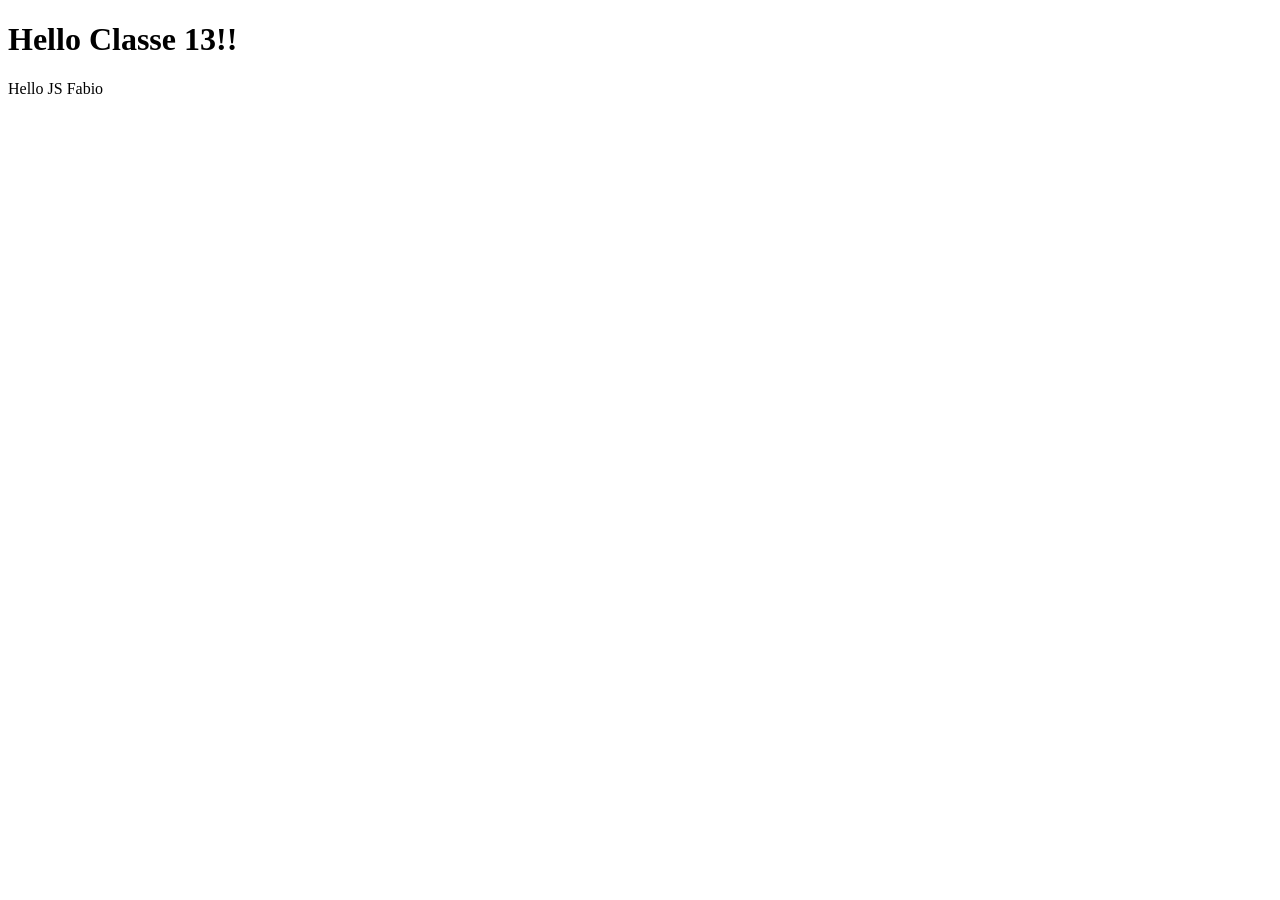
<file: 01_intro/index.html>
<!DOCTYPE html>
<html lang="en">

<head>
  <meta charset="UTF-8">
  <meta name="viewport" content="width=device-width, initial-scale=1.0">
  <title>Fab io</title>
</head>

<body>


  <h1 id="title">Hello ES6</h1>



  <script>
    // This is a comment

  </script>


<script src="./main.js"></script>

</body>

</html>
</file>
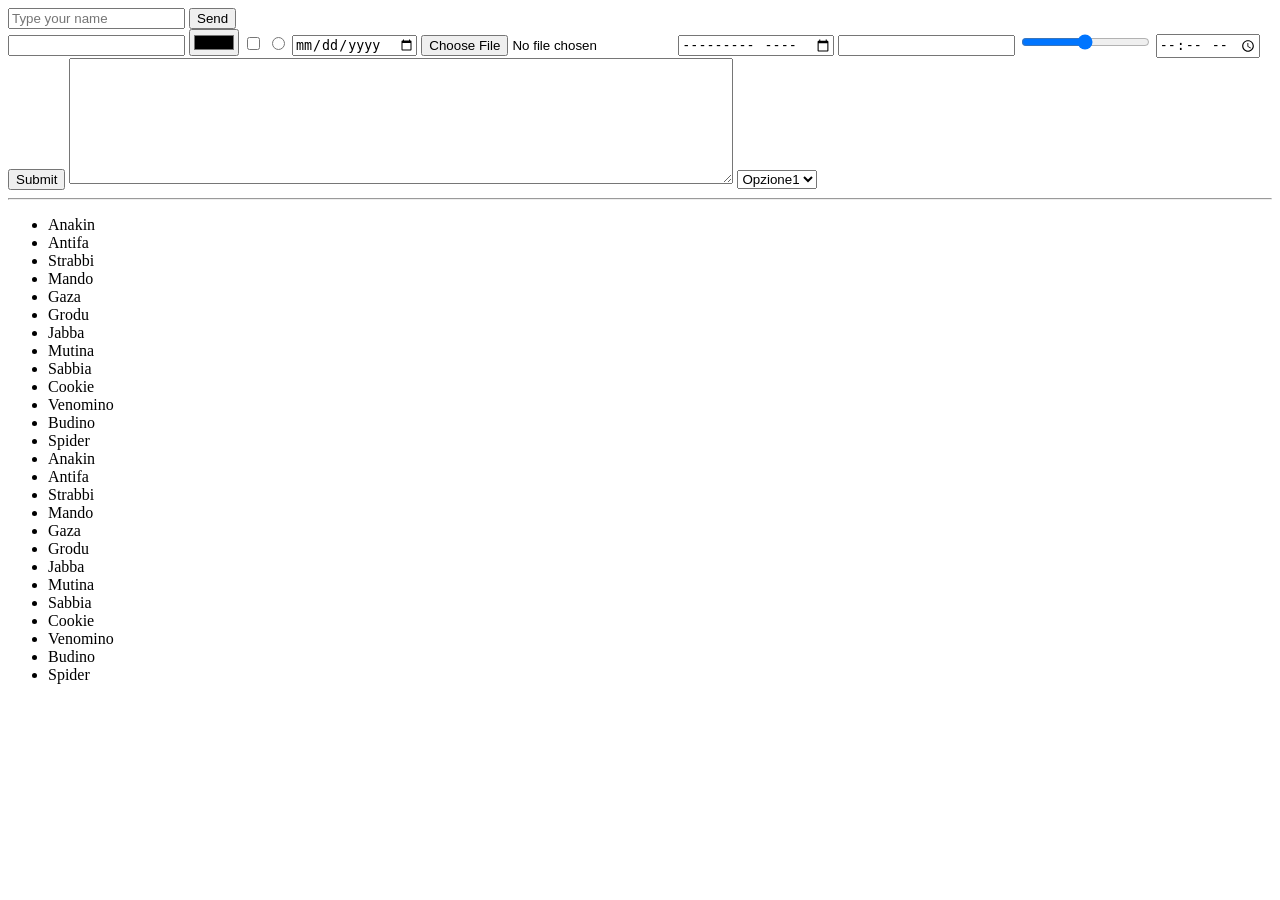
<file: 08_dom_2/index.html>
<!DOCTYPE html>
<html lang="en">

<head>
  <meta charset="UTF-8">
  <meta name="viewport" content="width=device-width, initial-scale=1.0">
  <title>DOM 2</title>
</head>

<body>

  <!-- <input type="tipo"> -->
  
  <form>
    <input type="text" id="name" placeholder="Type your name" required>
    <button type="submit">Send</button>
  </form>


  <input type="number">
  <input type="color">
  <input type="checkbox">
  <input type="radio">
  <input type="date">
  <input type="file">
  <input type="month">
  <input type="password">
  <input type="range">
  <input type="time">
  <input type="submit">


  <textarea name="name" rows="8" cols="80">
  </textarea>



  <select name="scelta">
    <option value="opt1">Opzione1</option>
    <option value="opt2">Opzione2</option>
  </select>





  <hr>
  <ul class="cats"></ul>
  <script src="./main.js"></script>
</body>

</html>
</file>
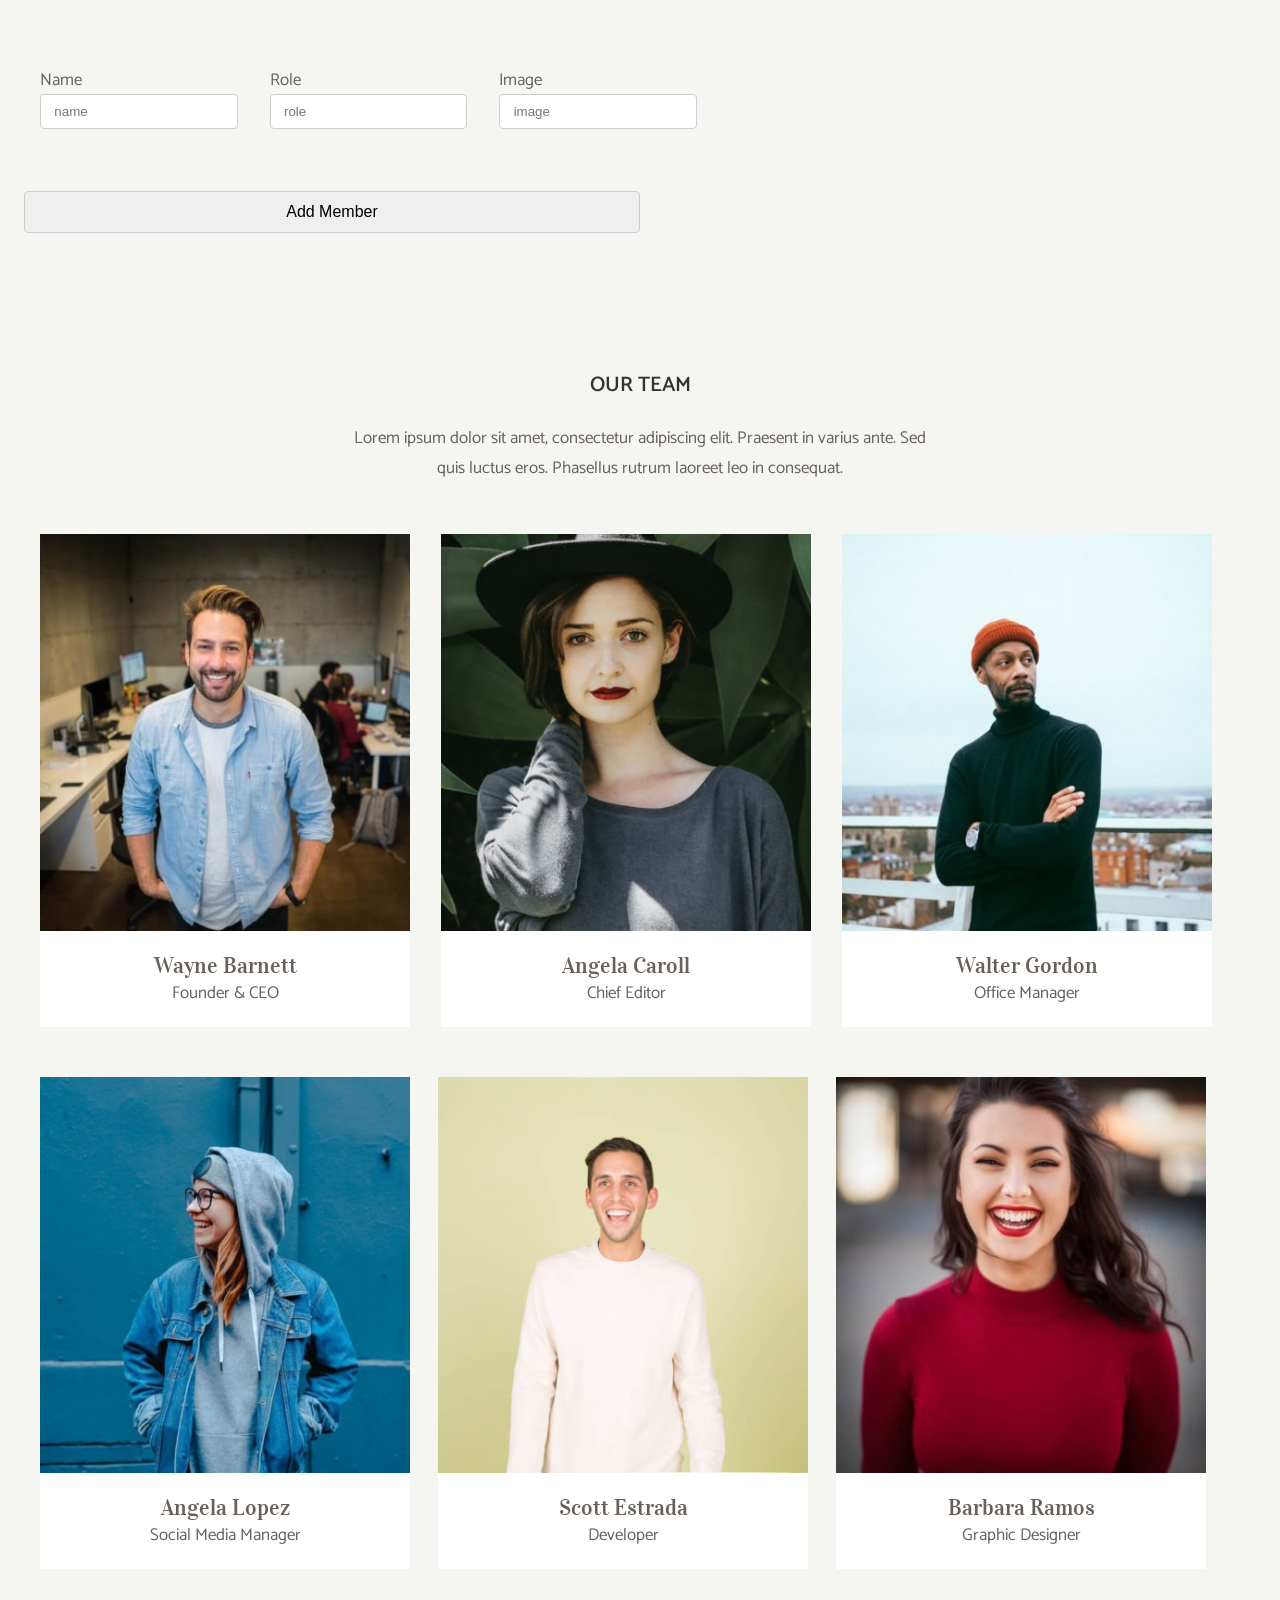
<file: lc-js-our-team-main/index.html>
<!DOCTYPE html>
<html lang="en">

<head>
  <meta charset="UTF-8" />
  <title>Our Team</title>
  <link rel="preconnect" href="https://fonts.googleapis.com" />
  <link rel="preconnect" href="https://fonts.gstatic.com" crossorigin />
  <link href="https://fonts.googleapis.com/css2?family=Catamaran:wght@400;600&family=Vidaloka&display=swap"
    rel="stylesheet" />
  <link rel="stylesheet" href="css/style.css" />
</head>

<body>


  <section>
    <div class="container">
      <form class="row">
        <div class="col">
          <label for="name">Name</label>
          <input type="text" id="name" name="name" placeholder="name">
        </div>
        <div class="col">
          <label for="role">Role</label>
          <input type="text" id="role" name="role" placeholder="role">
        </div>
        <div class="col">
          <label for="image">Image</label>
          <input type="text" id="image" name="image" placeholder="image">
        </div>
        <button type="submit">Add Member</button>
      </form>
    </div>

  </section>



  <div class="container">
    <section id="team">
      <h2 class="section-title">Our team</h2>
      <p class="section-description">
        Lorem ipsum dolor sit amet, consectetur adipiscing elit. Praesent in varius ante. Sed quis luctus eros.
        Phasellus rutrum laoreet leo in consequat.
      </p>
      <div class="team-container">
        <!-- Qui andranno tutte le card generate via JS -->

      </div>
    </section>
  </div>
  <script src="js/script.js"></script>
</body>

</html>

































<!--  <section class="form-container">
</file>
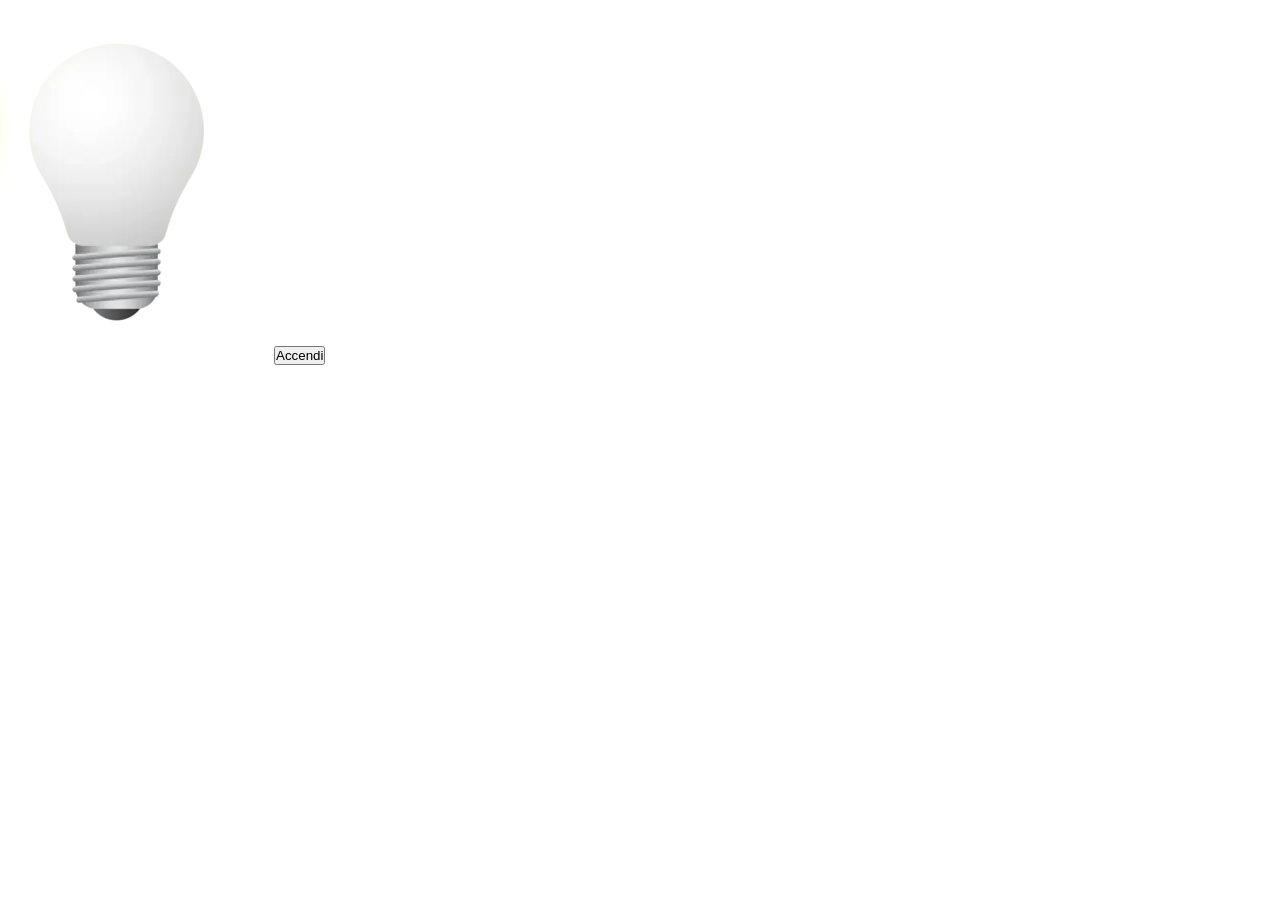
<file: live-dom-primi-passi/index.html>
<!DOCTYPE html>
<html lang="en">
<head>
  <meta charset="UTF-8">
  <meta name="viewport" content="width=device-width, initial-scale=1.0">
  <title>Document</title>
  <link rel="stylesheet" href="./assets/css/style.css">
</head>
<body>
  

  <img id="bulb" src="./assets/img/white_lamp.png" alt="">
  <!-- <img id="bulb" src="./assets/img/yellow_lamp.png" alt="" class="d-none"> -->
  <button id="switch-btn">Accendi</button>



  <script src="./assets/js/main.js"></script>
</body>
</html>
</file>
<file: lc-js-our-team-main/css/style.css>
*
{
  box-sizing: border-box;
  margin: 0;
  padding: 0;
}

body
{
  color: #67615a;
  background-color: #f5f5f1;

  font-family: 'Catamaran', sans-serif;
  font-size: 17px;
  font-weight: 400;
}

.container
{
  max-width: 1200px;
  margin: 0 auto;
}

section
{
  padding: 50px 0;
}

.section-title
{
  margin: 20px 0;

  text-align: center;
  text-transform: uppercase;

  color: #333;

  font-size: 21px;
  font-weight: 600;
  line-height: 1.6;
}

.section-description
{
  max-width: 600px;
  margin: 0 auto;

  text-align: center;

  line-height: 1.8;
}

.team-container
{
  display: flex;
  flex-wrap: wrap;
  justify-content: space-between;
}

.team-card
{
  flex-basis: 370px;

  margin-top: 50px;
  margin-right: 28px;
}

.team-container::after
{
  flex: auto;

  content: '';
}

.card-image
{
  overflow: hidden;

  cursor: pointer;
}

.card-image img
{
  display: block;

  max-width: 100%;

  transition: all 1s;
}

.card-image:hover img
{
  transform: scale(1.1, 1.1);

  opacity: 0.9;
}

.card-text
{
  padding: 20px;

  text-align: center;

  background-color: #fff;
}

.card-text h3
{
  font-family: 'Vidaloka', serif;
  font-size: 22px;
  font-weight: 400;
}

.form-container
{
  max-width: 480px;
  margin: auto;
}

label
{
  margin-bottom: 0.25em;
}

input,
select,
button
{
  display: block;

  width: 100%;
  height: 2.65em;
  margin-bottom: 1em;
  padding: 0.25em 1em;

  border: 1px solid #cecece;
  border-radius: 4px;
  box-shadow: none;
}

button
{
  width: 50%;
  margin-top: 2em;

  font-size: 1rem;
}



.row
{
  display: flex;
  flex-wrap: wrap;
  margin: 0 -1rem
}

.col
{
  width: auto;
  flex-basis: auto;
  padding: 1rem
}
</file>
<file: live-dom-primi-passi/assets/css/style.css>
*
{
  margin: 0;
  padding: 0;
  box-sizing: border-box;
}

.d-none
{
  display: none;
}
</file>
